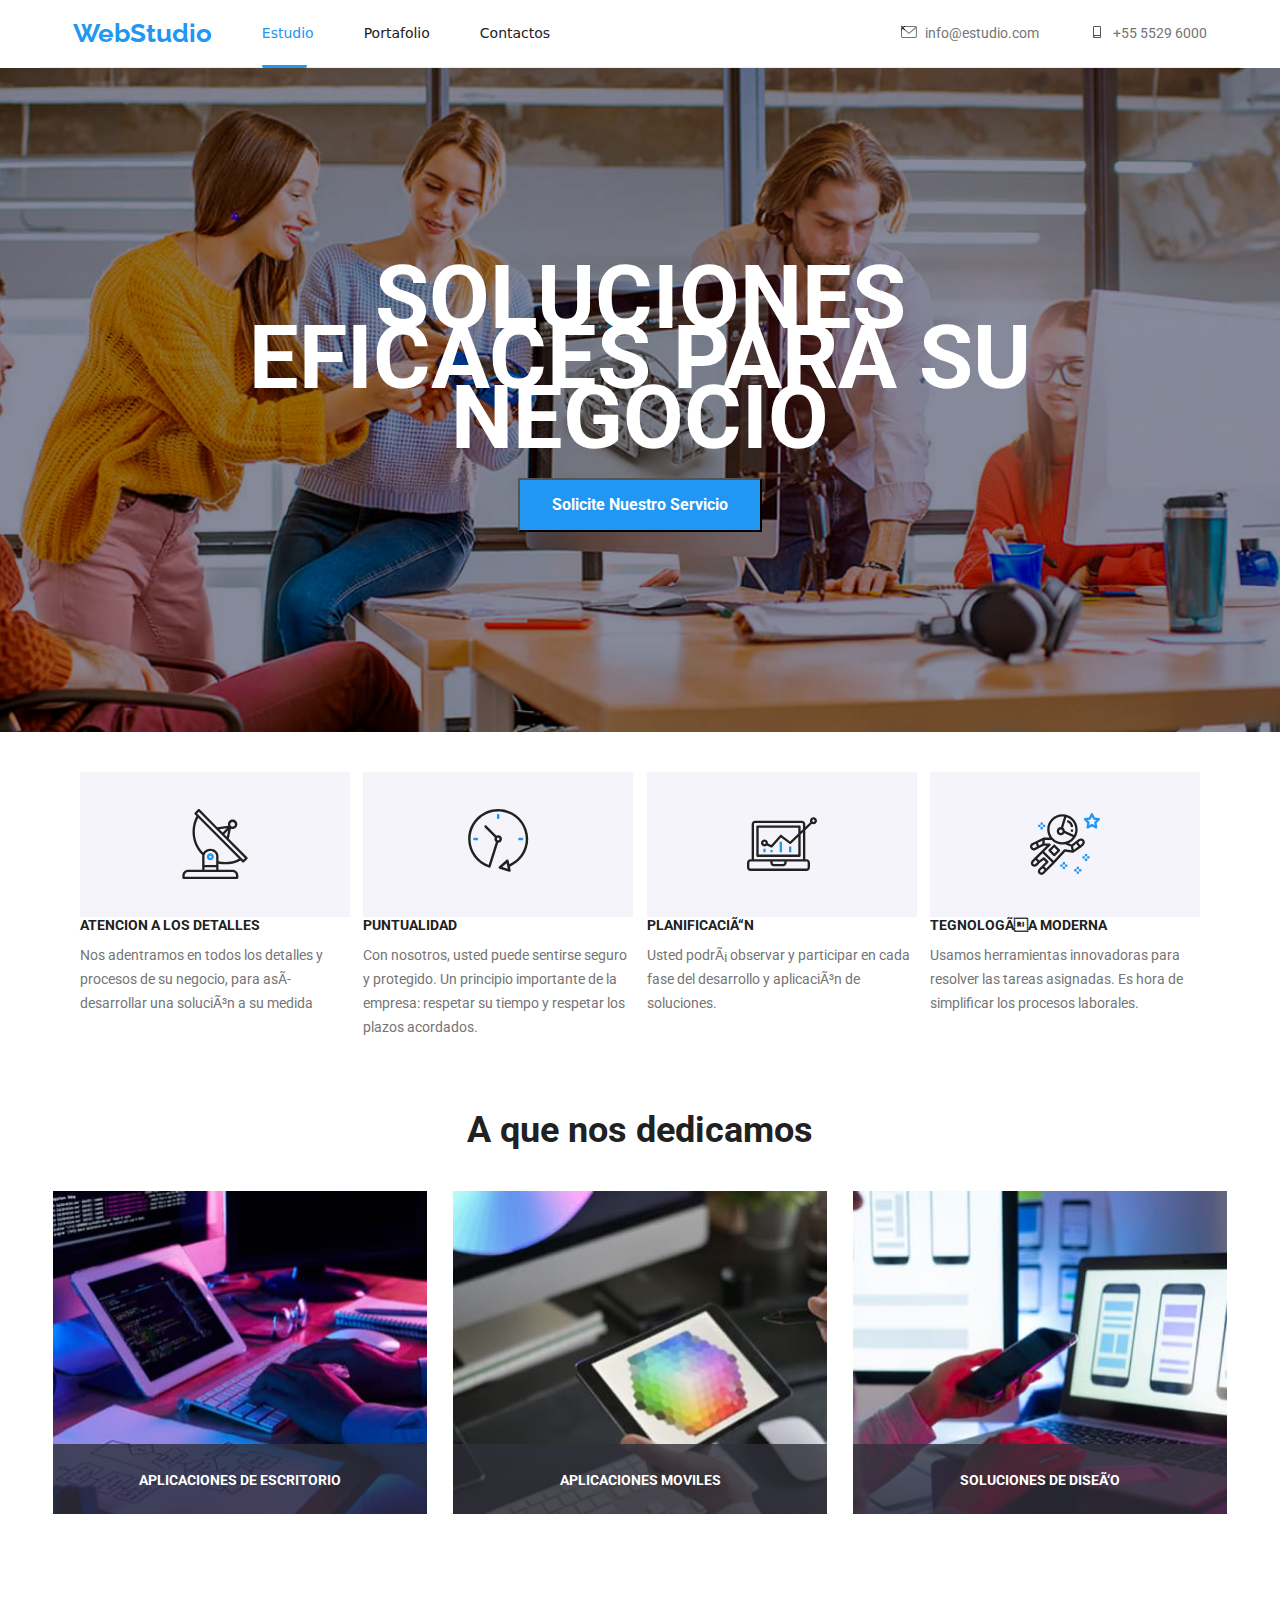
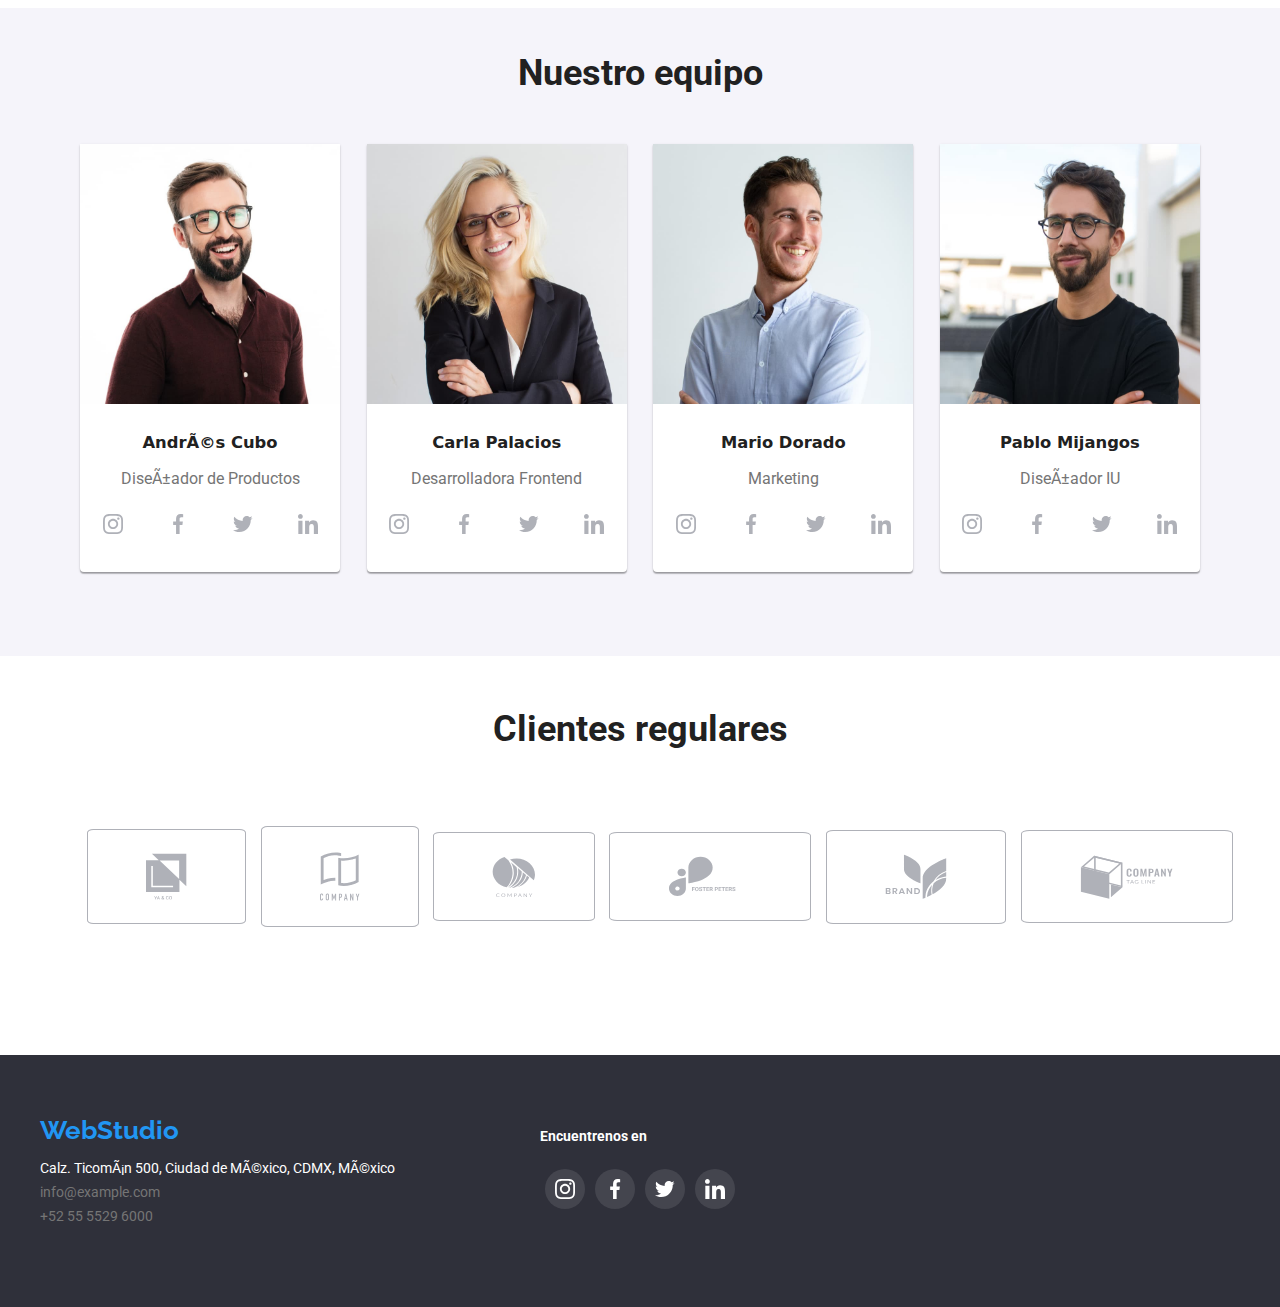
<file: index.html>
<!DOCTYPE html>
<html lang="en">
  <head>
    <meta charset="UTF -8" />
    <meta http-equiv="X-UA-Compatible" content="IE=edge">
    <meta name="viewport" content="width=device-widht,initial-scale=1.0" />
    <link rel="preconnect" href="https://fonts.googleapis.com">
<link rel="preconnect" href="https://fonts.gstatic.com" crossorigin>
<link href="https://fonts.googleapis.com/css2?family=Raleway:wght@700&display=swap" rel="stylesheet">
<link rel="preconnect" href="https://fonts.googleapis.com">
<link rel="preconnect" href="https://fonts.gstatic.com" crossorigin>
<link href="https://fonts.googleapis.com/css2?family=Raleway:wght@700&family=Roboto:wght@400;500;700;900&display=swap" rel="stylesheet">
<link rel="stylesheet" href="./css/styles.css" />
<link
    rel="stylesheet"
    href="https://cdnjs.cloudflare.com/ajax/libs/modern-normalize/1.0.0/modern-normalize.min.css"
  />
    <title>WebStudio</title>
  </head>
  <body>
    <div class="backdrop is-hidden" data-modal>
      <div class="modal">
        <p></p>
        <button class="button-close" data-modal-close><svg width="11px" height="11px"><use href="./images/icons.svg#icon-close"></use></svg></button>
      </div>
    </div>
    <div>
    <header>
      <div class="section-header container">
        <nav class="menu-main-list">
          <a class="sub-menu logo" href="http://127.0.0.1:5500/index.html">WebStudio</a>
          <ul class="menu list">
            <li class="sub-menu current"><a class="header-link-selected" href="http://127.0.0.1:5500/index.html#"><p>Estudio</p></a><div class="current-son"></div></a></li>
            <li class="sub-menu"><a href="./portafolio.html">Portafolio</a></li>
            <li class="sub-menu">Contactos</li>
          </ul>
        </nav>
        <ul class="menu list">        
          <li class="sub-menu menu-contact"><svg class="contacts-start icon-contacts" width="16" height="12"><use href="./images/icons.svg#icon-sobre1"></use></svg><a class="contacts-start" href="mailto:info@estudio.com">info@estudio.com</a></li>
          <li class="sub-menu menu-contact"><svg class="icon-contacts" width="16" height="12"><use href="./images/icons.svg#icon-telfono-inteligente"></use></svg><a class="contacts-start" href="tel:+55 5529 6000">+55 5529 6000</a></li>
        </ul>
      </div>
    </header>
    <main>
        <section class="section-title-main">
          <h1 class="title-main">SOLUCIONES EFICACES PARA SU NEGOCIO</h1>
          <button data-modal-open class="button-main" >Solicite Nuestro Servicio</button>
        </section>
        <section>
          <ul class="container section-paragraphs-main list">
            <li class="paragraphs-main">
              <div class="icons-main">
                <svg  width="70px" height="70px">
                  <use href="./images/icons.svg#icon-antena">
                  </use>
                </svg>
              </div>
              <h3>ATENCION A LOS DETALLES</h3>
              <p>
                Nos adentramos en todos los detalles y procesos de su negocio,
                para así desarrollar una solución a su medida
              </p>
            </li>
            <li class="paragraphs-main">
              <div class="icons-main">
                <svg  width="70px" height="70px">
                  <use href="./images/icons.svg#icon-reloj">
                  </use>
                </svg>
              </div>
              <h3>PUNTUALIDAD</h3>
              <p>
                Con nosotros, usted puede sentirse seguro y protegido. Un
                principio importante de la empresa: respetar su tiempo y
                respetar los plazos acordados.
              </p>
            </li>
            <li class="paragraphs-main">
              <div class="icons-main">
                <svg  width="70px" height="70px">
                  <use href="./images/icons.svg#icon-diagrama">
                  </use>
                </svg>
              </div>
              <h3>PLANIFICACIÓN</h3>
              <p>
                Usted podrá observar y participar en cada
                fase del desarrollo y aplicación de soluciones.
              </p>
            </li>
            <li class="paragraphs-main">
              <div class="icons-main">
                <svg  width="70px" height="70px">
                  <use href="./images/icons.svg#icon-astronauta">
                  </use>
                </svg>
              </div>
              </svg>
              <h3>TEGNOLOGÍA MODERNA</h3>
              <p>
                Usamos herramientas innovadoras para resolver las tareas
                asignadas. Es hora de simplificar los procesos laborales.
              </p>
            </li>
          </ul>
        </section>
      </div>
      <section class="section-definition container">
        <h2 class="title-secundary">A que nos dedicamos</h2>
        <div class="container">
          <ul class="section-definition-list list">
            <li class="img-definition">
              <img
                src="./images/tabletaconcodigo.jpg"
                alt="imagen de tableta del menu"
                width="373.16px"
                height="auto"
              />
              <div class="background-definition">
                <p class="background-title">APLICACIONES DE ESCRITORIO</p>
              </div>
            </li>
            <li class="img-definition">
              <img
                src="./images/tabletconhexagono.jpg"
                alt="imagen de tableta con hexagono del menu"
                width="373.16px"
                height="auto"
              />
              <div class="background-definition">
                <p class="background-title">APLICACIONES MOVILES</p>
              </div>
            </li>
            <li class="img-definition">
              <img
                src="./images/pcycelular.jpg"
                alt="imagen de pc y celular del menu"
                width="373.16px"
                height="auto"
              />
              <div class="background-definition">
                <p class="background-title">SOLUCIONES DE DISEÑO</p>
              </div>
            </li>
          </ul>
        </div>
      </section>
      <section class="section-team-background">
        <div class="container section-team">
          <h2 class="title-team">Nuestro equipo</h2>
          <ul class="section-team-list list">
            <li class="img-team">
              <img
                src="./images/hombregafasbarbacamisa.jpg"
                alt="hombre gafas barba camisa parte del equipo"
                width="260px"
                height="auto"
              />
              <h3>Andrés Cubo</h3>
              <p>Diseñador de Productos</p>
              <ul class="icon-section">
                <li class="icon-social">
                  <svg width="20px" height="20px">
                    <use href="./images/icons.svg#icon-instagram"></use>
                  </svg>
                </li>
                <li class="icon-social">
                  <svg width="20px" height="20px">
                    <use href="./images/icons.svg#icon-facebook"></use>
                  </svg>
                </li>
                <li class="icon-social">
                  <svg width="20px" height="20px">
                    <use href="./images/icons.svg#icon-twitter"></use>
                  </svg>
                </li>
                <li class="icon-social">
                  <svg width="20px" height="20px">
                    <use href="./images/icons.svg#icon-linkedin"></use>
                  </svg>
                </li>
              </ul>
            </li>
            <li class="img-team">
              <img
                src="./images/mujerrubiagafas.jpg"
                alt="mujer que hace parte del equipo"
                width="260px"
                height="auto"
              />
              <h3>Carla Palacios</h3>
              <p>Desarrolladora Frontend</p>
              <ul class="icon-section">
                <li class="icon-social">
                  <svg width="20px" height="20px">
                    <use href="./images/icons.svg#icon-instagram"></use>
                  </svg>
                </li>
                <li class="icon-social">
                  <svg width="20px" height="20px">
                    <use href="./images/icons.svg#icon-facebook"></use>
                  </svg>
                </li>
                <li class="icon-social">
                  <svg width="20px" height="20px">
                    <use href="./images/icons.svg#icon-twitter"></use>
                  </svg>
                </li>
                <li class="icon-social">
                  <svg width="20px" height="20px">
                    <use href="./images/icons.svg#icon-linkedin"></use>
                  </svg>
                </li>
              </ul>
            </li>  
            <li class="img-team">
              <img
                src="./images/hombrecamisa.jpg"
                alt="hombrecamisapartedelequippo"
                width="260px"
                height="auto"
              />
              <h3>Mario Dorado</h3>
              <p>Marketing</p>
              <ul class="icon-section">
                <li class="icon-social">
                  <svg width="20px" height="20px">
                    <use href="./images/icons.svg#icon-instagram"></use>
                  </svg>
                </li>
                <li class="icon-social">
                  <svg width="20px" height="20px">
                    <use href="./images/icons.svg#icon-facebook"></use>
                  </svg>
                </li>
                <li class="icon-social">
                  <svg width="20px" height="20px">
                    <use href="./images/icons.svg#icon-twitter"></use>
                  </svg>
                </li>
                <li class="icon-social">
                  <svg width="20px" height="20px">
                    <use href="./images/icons.svg#icon-linkedin"></use>
                  </svg>
                </li>
              </ul>
            </li>
            <li class="img-team">
              <img
                src="./images/hombregafascamisetanegra.jpg"
                alt="hombre camiseta parte del equipo"
                width="260px"
                height="auto"
              />
              <h3>Pablo Mijangos</h3>
              <p>Diseñador IU</p>
              <ul class="icon-section">
                <li class="icon-social">
                  <svg width="20px" height="20px">
                    <use href="./images/icons.svg#icon-instagram"></use>
                  </svg>
                </li>
                <li class="icon-social">
                  <svg width="20px" height="20px">
                    <use href="./images/icons.svg#icon-facebook"></use>
                  </svg>
                </li>
                <li class="icon-social">
                  <svg width="20px" height="20px">
                    <use href="./images/icons.svg#icon-twitter"></use>
                  </svg>
                </li>
                <li class="icon-social">
                  <svg width="20px" height="20px">
                    <use href="./images/icons.svg#icon-linkedin"></use>
                  </svg>
                </li>
              </ul>
            </li>
          </ul>
        </div>
      </section>
      <section class="clientes">
        <h3>Clientes regulares</h3>
        <ul class="container icon-clientes">
          <li class="icons-clientes">
            <svg width="41px" height="46.6px">
              <use href="./images/icons.svg#icon-marco-dividido"></use>
            </svg>
          </li>
          <li class="icons-clientes">
            <svg width="40px" height="52px">
              <use href="./images/icons.svg#icon-libro-compant"></use>
            </svg>
          </li>
          <li class="icons-clientes">
            <svg width="43.46px" height="41.18px">
              <use href="./images/icons.svg#icon-fruta-compant"></use>
            </svg>
          </li>
          <li class="icons-clientes foster">
            <svg width="84.44px" height="40.62px">
              <use href="./images/icons.svg#icon-foster-peters"></use>
            </svg>
          </li>
          <li class="icons-clientes">
            <svg width="62.54px" height="45.43px">
              <use href="./images/icons.svg#icon-libro-abierto"></use>
            </svg>
          </li>
          <li class="icons-clientes">
            <svg width="93.79px" height="43.93px">
              <use href="./images/icons.svg#icon-cubo"></use>
            </svg>
          </li>
        </ul>
      </section>
    </main>
    <footer class="section-footer">
      <div class="container footer-container">
        <a href="http://127.0.0.1:5500/index.html"> WebStudio</a>
        <address>
          Calz. Ticomán 500, Ciudad de México, CDMX, México
        <ul class="nav_contact list">
          <li><a class="mail-footer" href="mailto:info@example.com">info@example.com</a></li>
          <li><a class="tel-footer" href="tel:+52 55 5529 6000">+52 55 5529 6000</a></li>
        </address>
        </ul>
      </div>
        <section class="footer-social">
          <h3 class="title-social">Encuentrenos en</h3>
          <ul class="social-footer">
            <li class="icon-social-footer">
              <svg width="20px" height="20px">
                <use href="./images/icons.svg#icon-instagram"></use>
              </svg>
            </li>
            <li class="icon-social-footer">
              <svg width="20px" height="20px">
                <use href="./images/icons.svg#icon-facebook"></use>
              </svg>
            </li>
            <li class="icon-social-footer">
              <svg width="20px" height="20px">
                <use href="./images/icons.svg#icon-twitter"></use>
              </svg>
            </li>
            <li class="icon-social-footer">
              <svg width="20px" height="20px">
                <use href="./images/icons.svg#icon-linkedin"></use>
              </svg>
            </li>
          </ul>
        </section>
    </footer>
    <script src="./js/modal.js"></script>
  </body>
</html>
</file>
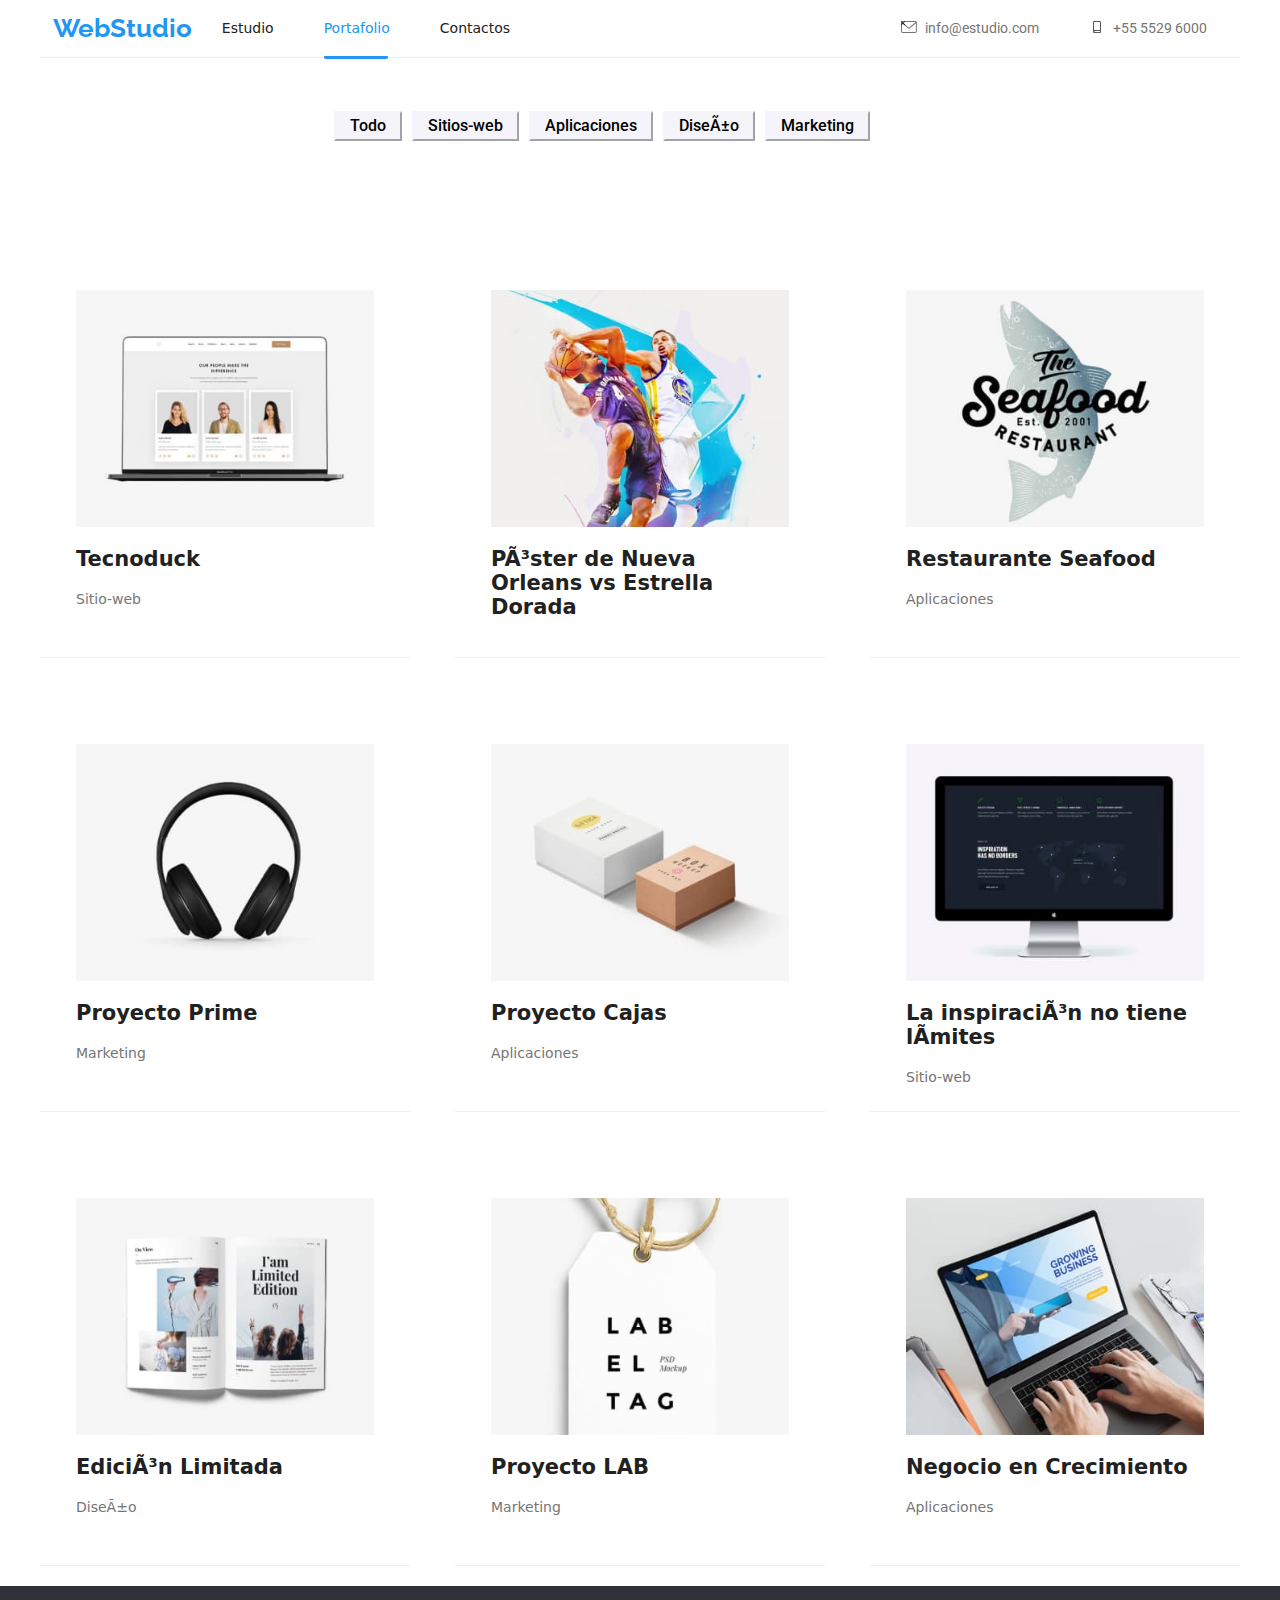
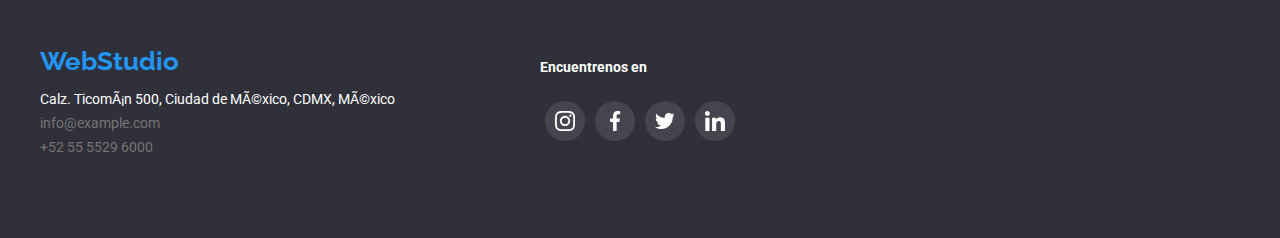
<file: portafolio.html>
<!DOCTYPE html>
<html lang="en">
  <head>
    <meta charset="UTF -8" />
    <meta http-equiv="X-UA-Compatible" content="IE=edge">
    <meta name="viewport" content="width=device-widht,initial-scale=1.0" />
    <link rel="stylesheet" href="./css/styles.css" />
    <link rel="preconnect" href="https://fonts.googleapis.com">
<link rel="preconnect" href="https://fonts.gstatic.com" crossorigin>
<link href="https://fonts.googleapis.com/css2?family=Raleway:wght@700&display=swap" rel="stylesheet">
<link rel="preconnect" href="https://fonts.googleapis.com">
<link rel="preconnect" href="https://fonts.gstatic.com" crossorigin>
<link href="https://fonts.googleapis.com/css2?family=Raleway:wght@700&family=Roboto:wght@400;500;700;900&display=swap" rel="stylesheet">
<link rel="stylesheet" href="./css/styles.css" />
<link
    rel="stylesheet"
    href="https://cdnjs.cloudflare.com/ajax/libs/modern-normalize/1.0.0/modern-normalize.min.css"
  />
    <title>WebStudio</title>
  </head>
  <body>
    <header>
      <div class="container section-header">
        <nav class="menu-main-list">
          <a class="logo" href="http://127.0.0.1:5500/index.html">WebStudio</a>
          <ul class="menu list">
            <li class="sub-menu"><a href="http://127.0.0.1:5500/index.html#">Estudio</a></li>
            <li class="sub-menu current-portafolio"><a class="header-link-briefcase" href="./portafolio.html"><p>Portafolio</p></a><div class="current-portafolio-son"></div></a></li>
            <li class="sub-menu">Contactos</li>
          </ul>
        </nav>
        <ul class="menu list">        
          <li class="sub-menu menu-contact"><svg class="contacts-start icon-contacts" width="16" height="12"><use href="./images/icons.svg#icon-sobre1"></use></svg><a class="contacts-start" href="mailto:info@estudio.com">info@estudio.com</a></li>
          <li class="sub-menu menu-contact"><svg class="icon-contacts" width="16" height="12"><use href="./images/icons.svg#icon-telfono-inteligente"></use></svg><a class="contacts-start" href="tel:+55 5529 6000">+55 5529 6000</a></li>
        </ul>
      </div>
    </header>
    <main>
      <section class="section-buttons-main">
        <ul class="container list-buttons-main list">
          <li><input  class="buttons-main" type="button" value="Todo" /></li>
          <li><input  class="buttons-main" type="button" value="Sitios-web" /></li>
          <li><input  class="buttons-main" type="button" value="Aplicaciones" /></li>
          <li><input  class="buttons-main" type="button" value="Diseño" /></li>
          <li><input  class="buttons-main" type="button" value="Marketing" /></li>
        </ul>
      </section>
      <section class="section-cards">
          <ul class="container cards-portafolio list">
            <li class="background-relative img-card-first img-card">
            <div>
              <img class="" src="./images/computer.jpg" 
              alt="un computador"
              width="300px"
              height="294px"
              >
              <h2>Tecnoduck</h2>
              <p class="paragraphs-cards">Sitio-web</p>
              <p class="background-cards-portafolio paragraphs-cards-portafolio">Tecnoduck es una plataforma de distribución de coronavirus de última generación. Las compañías usan esta plataforma para el espionaje digital y los ataques a los servidores seguros de la competencia.</p>
            </div>
            </li>
            <li class="background-relative img-card-first img-card">
              <div>
                <img src="./images/bascketball.jpg" 
                alt="dos hombres jugando balonvesto"
                width="300px"
                height="294px"> 
                <h2>Póster de Nueva Orleans vs Estrella Dorada</h2>
                <p class="background-cards-portafolio paragraphs-cards-portafolio">Tecnoduck es una plataforma de distribución de coronavirus de última generación. Las compañías usan esta plataforma para el espionaje digital y los ataques a los servidores seguros de la competencia.</p>
              </div>
                </li>
            <li class="background-relative img-card-first img-card">
              <div>
                <img src="./images/fish-restaurant.jpg" 
                alt="logo de restaurante de pescado"
                width="300px"
                height="294px">
                <h2>Restaurante Seafood</h2>
                <p class="paragraphs-cards">Aplicaciones</p>
                <p class="background-cards-portafolio paragraphs-cards-portafolio">Tecnoduck es una plataforma de distribución de coronavirus de última generación. Las compañías usan esta plataforma para el espionaje digital y los ataques a los servidores seguros de la competencia.</p>
              </div>
            </li>
            <li class="background-relative img-card img-card-first">
              <div>
                <img src="./images/earphones.jpg" 
                alt="auriculares"
                width="300px"
                height="294px">
                <h2>Proyecto Prime</h2>
                <p class="paragraphs-cards">Marketing</p>
                <p class="background-cards-portafolio paragraphs-cards-portafolio">Tecnoduck es una plataforma de distribución de coronavirus de última generación. Las compañías usan esta plataforma para el espionaje digital y los ataques a los servidores seguros de la competencia.</p>
              </div>
            </li>
            <li class="background-relative img-card img-card-first">
              <div>
                <img src="./images/boxes.jpg" alt="cajas"
                width="300px"
                height="294px">
                <h2>Proyecto Cajas</h2>
                <p class="paragraphs-cards">Aplicaciones</p>
                <p class="background-cards-portafolio paragraphs-cards-portafolio">Tecnoduck es una plataforma de distribución de coronavirus de última generación. Las compañías usan esta plataforma para el espionaje digital y los ataques a los servidores seguros de la competencia.</p>
              </div>
            </li>
            <li class="background-relative img-card img-card-first">
              <div>
                <img src="./images/computer-based.jpg" 
                alt="computador con base"
                width="300px"
                height="294px">
                <h2>La inspiración no tiene límites</h2>
                <p class="paragraphs-cards">Sitio-web</p>
                <p class="background-cards-portafolio paragraphs-cards-portafolio">Tecnoduck es una plataforma de distribución de coronavirus de última generación. Las compañías usan esta plataforma para el espionaje digital y los ataques a los servidores seguros de la competencia.</p>
              </div>
            </li>
            <li class="background-relative img-card img-card-first">
              <div>
                <img src="./images/magazine.jpg" 
                alt="revista"
                width="300px"
                height="294px">
                <h2>Edición Limitada</h2>
                <p class="paragraphs-cards">Diseño</p>
                <p class="background-cards-portafolio paragraphs-cards-portafolio">Tecnoduck es una plataforma de distribución de coronavirus de última generación. Las compañías usan esta plataforma para el espionaje digital y los ataques a los servidores seguros de la competencia.</p>
              </div>
            </li>
            <li class="background-relative img-card img-card-first">
              <div>
              <img src="./images/label.jpg" 
              alt="etiqueta"
              width="300px"
              height="294px">
              <h2>Proyecto LAB</h2>
              <p class="paragraphs-cards">Marketing</p>
              <p class="background-cards-portafolio paragraphs-cards-portafolio">Tecnoduck es una plataforma de distribución de coronavirus de última generación. Las compañías usan esta plataforma para el espionaje digital y los ataques a los servidores seguros de la competencia.</p>
              </div>
            </li>
            <li class="background-relative img-card img-card-first">
              <div>
                <img src="./images/computer-in-use.jpg" 
                alt="computador en uso"
                width="300px"
                height="294px">
                <h2>Negocio en Crecimiento</h2>
                <p class="paragraphs-cards">Aplicaciones</p>
                <p class="background-cards-portafolio paragraphs-cards-portafolio">Tecnoduck es una plataforma de distribución de coronavirus de última generación. Las compañías usan esta plataforma para el espionaje digital y los ataques a los servidores seguros de la competencia.</p>
              </div>
            </li>
          </ul>
      </section>
    </main>
    <footer class="section-footer">
      <div class="container footer-container">
        <a href="http://127.0.0.1:5500/index.html"> WebStudio</a>
        <address>
          Calz. Ticomán 500, Ciudad de México, CDMX, México
        <ul class="nav_contact list">
          <li><a class="mail-footer" href="mailto:info@example.com">info@example.com</a></li>
          <li><a class="tel-footer" href="tel:+52 55 5529 6000">+52 55 5529 6000</a></li>
        </address>
        </ul>
      </div>
        <section class="footer-social">
          <h3 class="title-social">Encuentrenos en</h3>
          <ul class="social-footer">
            <li class="icon-social-footer">
              <svg width="20px" height="20px">
                <use href="./images/icons.svg#icon-instagram"></use>
              </svg>
            </li>
            <li class="icon-social-footer">
              <svg width="20px" height="20px">
                <use href="./images/icons.svg#icon-facebook"></use>
              </svg>
            </li>
            <li class="icon-social-footer">
              <svg width="20px" height="20px">
                <use href="./images/icons.svg#icon-twitter"></use>
              </svg>
            </li>
            <li class="icon-social-footer">
              <svg width="20px" height="20px">
                <use href="./images/icons.svg#icon-linkedin"></use>
              </svg>
            </li>
          </ul>
        </section>
    </footer>
  </body>
</html>
</file>
<file: css/styles.css>
:root {
  --primary-text-color: #212121;
  --secondary-text-color: #757575;
  --accent-color: #2196f3;
  --primary-background-color: #ffffff;
  --secondary-background-color: #2f303a;
  --cubic-bezier: (0.4, 0, 0.2, 1);
}
svg {
  fill: currentColor;
}
body {
  font-family: 'Roboto';
  font-size: 14px;
  color: var(--primary-text-color);
  background-color: var(--primary-background-color);
  font-family: 'Roboto', sans-serif;
}
h1,
h2,
h3,
h4,
h5,
h6,
p,
ul {
  margin: 0;
}
html {
  box-sizing: border-box;
}
*,
*::before,
*::after {
  box-sizing: inherit;
}
img {
  display: block;
  max-width: 100%;
  height: auto;
}
address {
  font-style: normal;
}
.link {
  text-decoration: none;
  color: inherit;
}
.list {
  list-style: none;
  padding: 0;
  margin: 0;
}
.header-link-selected {
  color: #2196f3;
  width: 145px;
  height: 35px;
}
.header-link-briefcase {
  color: #2196f3;
  width: 145px;
  height: 35px;
}
.sub-menu:hover {
  color: #2196f3;
  cursor: pointer;
  transition-property: color;
  transition: ease-in;
  transition-duration: 250ms;
  transition-timing-function: var(--cubic-bezier);
}
.current {
  position: relative;
}
.current-son {
  width: 45.53px;
  height: 4px;
  border-bottom: 3px solid #2196f3;
  position: absolute;
  top: 44px;
  border-radius: 2px;
}
.current-portafolio {
  position: relative;
}
.current-portafolio-son {
  width: 64px;
  height: 4px;
  border-bottom: 3px solid #2196f3;
  position: absolute;
  top: 40px;
  border-radius: 2px;
}
a {
  color: currentColor;
  text-decoration: none;
}
.contacts-start {
  color: #757575;
  font-family: 'roboto';
  font-style: normal;
  font-weight: 500px;
  font-size: 14px;
  line-height: 16.41px;
}
.contacts-start:hover {
  color: #2196f3;
  transition-property: color;
  transition: ease-in;
  transition-duration: 250ms;
  transition-timing-function: var(--cubic-bezier);
}
.icon-contacts:hover {
  color: #2196f3;
  cursor: pointer;
  transition-property: color;
  transition: ease-in;
  transition-duration: 250ms;
  transition-timing-function: var(--cubic-bezier);
}
.logo {
  color: #2196f3;
  font-family: 'Raleway';
  font-style: normal;
  font-weight: 700;
}
.section-title-main {
  color: #ffffff;
  font-family: 'roboto';
  font-weight: 900;
  font-size: 44px;
  line-height: 60px;
  background-color: #212121;
  text-align: center;
}
.section-title-main {
  background-image: url('../images/imagenpricipal.jpg');
  background-size: cover;
  background-repeat: no-repeat;
  background-position: center;
}
.button-main {
  color: #ffffff;
  background-color: #2196f3;
  font-family: 'roboto';
  font-style: normal;
  font-weight: 700;
  font-size: 16px;
  line-height: 30px;
  text-align: center;
}
.button-main:hover {
  color: #ffffff;
  background-color: #2196f3;
  cursor: pointer;
}
.backdrop {
  background-color: rgba(0, 0, 0, 0.2);
  position: fixed;
  width: 100%;
  height: 100%;
  visibility: visible;
  transition: ease-in;
  transition-duration: 250ms;
  transition-timing-function: var(--cubic-bezier);
}
.backdrop.is-hidden {
  visibility: hidden;
  opacity: 0;
  pointer-events: none;
}
.modal {
  width: 348px;
  height: 400px;
  top: 20%;
  left: 38%;
  position: absolute;
  background-color: #ffffff;
  box-shadow: 1px 3px rgba(0, 0, 0, 0.12), 0px 1px 1px rgba(0, 0, 0, 0.14),
    0px 2px 1px rgba(0, 0, 0, 0.2);
  border-radius: 4px;
  transition: ease-in;
  transition-duration: 250ms;
  transition-timing-function: var(--cubic-bezier);
}
.button-close {
  position: absolute;
  left: 320px;
  cursor: pointer;
  transition: ease-in;
  transition-duration: 250ms;
  transition-timing-function: var(--cubic-bezier);
}
.list-buttons-main {
  text-align: center;
}
.buttons-main {
  font-family: 'roboto';
  font-weight: 500;
  font-size: 16px;
  text-align: center;
  text-decoration: none;
  background-color: #f5f4fa;
  border-color: #f5f4fa;
  padding-left: 14px;
  padding-top: 4px;
  padding-bottom: 4px;
  padding-right: 14px;
}
.buttons-main:hover {
  color: var(--primary-background-color);
  background-color: #2196f3;
  text-align: center;
  cursor: pointer;
  transition-property: color;
  transition: ease-in;
  transition-duration: 250ms;
  transition-timing-function: var(--cubic-bezier);
}
.section-paragraphs-main h3 {
  color: #212121;
  font-family: 'roboto';
  font-style: normal;
  font-weight: 700;
  font-size: 14px;
  line-height: 16px;
}
.section-paragraphs-main p {
  color: #757575;
  font-family: 'roboto';
  font-style: normal;
  font-weight: 400;
  font-size: 14px;
  line-height: 24px;
}
.title-secundary {
  color: #212121;
  font-family: 'roboto';
  font-style: normal;
  font-weight: 700;
  font-size: 36px;
  line-height: 42px;
  text-align: center;
  justify-content: center;
  padding: 30px;
}
.title-team {
  color: #212121;
  font-family: 'roboto';
  font-style: normal;
  font-weight: 700;
  font-size: 36px;
  line-height: 42px;
  text-align: center;
}
.section-team p {
  color: #757575;
  font-family: 'roboto';
  font-style: normal;
  font-weight: 400;
  font-size: 16px;
  line-height: 19px;
}
.paragraphs-portafolio p {
  color: #757575;
  font-family: 'roboto';
  font-style: normal;
  font-weight: 400;
  font-size: 16px;
  line-height: 30px;
}
footer {
  background-color: #2f303a;
}
a[href="http://127.0.0.1:5500/index.html"]
{
  color: #2196f3;
  font-family: 'Raleway';
  font-style: normal;
  font-weight: 700;
  font-size: 26px;
  line-height: 31px;
}
address {
  color: #ffffff;
  font-family: 'roboto';
  font-style: normal;
  font-weight: 400;
  font-size: 14px;
  line-height: 24px;
}
.mail-footer {
  color: #757575;
  font-family: 'roboto';
  font-style: normal;
  font-weight: 400;
  font-size: 14px;
  line-height: 24px;
}
.mail-footer:hover {
  color: #2196f3;
  transition-property: color;
  transition: ease-in;
  transition-duration: 250ms;
  transition-timing-function: var(--cubic-bezier);
}
.tel-footer {
  color: #757575;
  font-family: 'roboto';
  font-style: normal;
  font-weight: 400;
  font-size: 14px;
  line-height: 24px;
}
.tel-footer:hover {
  color: #2196f3;
  cursor: pointer;
  transition-property: color;
  transition: ease-in;
  transition-duration: 250ms;
  transition-timing-function: var(--cubic-bezier);
}
.icon-contacts {
  margin-right: 8px;
}
.container {
  width: 1200px;
  margin: 0 auto;
}
.section-header {
  width: 1200px;
  padding: 1%;
}
.section-header {
  display: flex;
  flex-wrap: wrap;
  gap: 10px;
  justify-content: space-between;
  align-items: center;
  border-bottom-width: 1px;
  border-bottom-style: solid;
  border-bottom-color: #ececec;
}
.menu-main-list {
  display: flex;
  flex-wrap: wrap;
  gap: 10px;
  justify-content: center;
  align-items: center;
}
.menu {
  display: flex;
  flex-wrap: wrap;
  gap: 10px;
}
.sub-menu {
  padding: 5px 20px;
}
.section-title-main {
  display: flex;
  flex-wrap: wrap;
  gap: 10px;
  flex-direction: column;
  justify-content: center;
  align-items: center;
  padding: 200px 180px;
}
.button-main {
  display: flex;
  justify-content: center;
  align-items: center;
  padding: 10px 32px;
  margin-top: 20px;
  gap: 10px;
}
.icons-main {
  display: flex;
  justify-content: center;
  align-items: center;
  padding: 14%;
  background-color: #f5f4fa;
}
.icons-main {
  color: #212121;
  cursor: pointer;
}
.icons-main svg:hover {
  color: #2196f3;
  transition-property: color;
  transition: ease-in;
  transition-duration: 250ms;
  transition-timing-function: var(--cubic-bezier);
}
.section-paragraphs-main {
  display: flex;
  flex-wrap: wrap;
  gap: 10px;
  justify-content: space-between;
  align-items: flex-start;
  padding: 40px;
}
.paragraphs-main h3 {
  margin-bottom: 10px;
}
.paragraphs-main {
  width: 270px;
  justify-content: center;
  align-items: center;
}
.section-definition {
  display: flex;
  flex-wrap: wrap;
  gap: 10px;
  justify-content: center;
  align-items: center;
  margin-bottom: 94px;
}
.section-definition-list {
  display: flex;
  justify-content: space-around;
  width: 100%;
}
.img-definition {
  width: 373.16px;
}
.section-definition-list li {
  position: relative;
}
.background-definition {
  position: absolute;
  width: 373.16px;
  height: 70px;
  background: rgba(47, 48, 58, 0.8);
  bottom: 0px;
}
.background-title {
  color: #ffffff;
  text-align: center;
  font-family: 'roboto';
  font-style: normal;
  font-weight: 700;
  font-size: 14px;
  line-height: 16.41px;
  justify-content: center;
  padding-top: 27.5px;
}
.section-team-background {
  background-color: #f5f4fa;
}
.section-team-list {
  display: flex;
  flex-wrap: wrap;
  gap: 10px;
  align-items: center;
  justify-content: space-between;
  padding: 40px;
}
.section-team {
  height: 648px;
  background-color: #f5f4fa;
  flex-direction: column;
}
.section-team {
  display: flex;
  flex-wrap: wrap;
  gap: 10px;
  justify-content: center;
}
.img-team {
  background: white;
  width: 260px;
  height: 428px;
  box-shadow: 0px 1px 3px 0px #0000001f;
  box-shadow: 0px 1px 3px rgba(0, 0, 0, 0.12), 0px 1px 1px rgba(0, 0, 0, 0.14),
    0px 2px 1px rgba(0, 0, 0, 0.2);
  border-radius: 0px 0px 4px 4px;
}
.img-team img {
  width: 270px;
  height: 260px;
}
.img-team h3 {
  align-items: center;
  text-align: center;
  padding-top: 30px;
}
.img-team p {
  align-items: center;
  text-align: center;
  padding: 16px;
}
.icon-section {
  height: 40px;
  display: flex;
  flex-wrap: nowrap;
  gap: 10px;
  align-items: center;
  flex-direction: row;
  justify-content: space-around;
  list-style: none;
  padding: 5px;
}
.icon-social {
  color: #afb1b8;
  width: 40px;
  height: 40px;
  display: flex;
  justify-content: center;
  align-items: center;
  border-radius: 50%;
  background-color: #ffffff;
  cursor: pointer;
}
.icon-social:hover {
  color: #ffffff;
  background-color: #2196f3;
  transition-property: color;
  transition: ease-in;
  transition-duration: 250ms;
  transition-timing-function: var(--cubic-bezier);
}
.section-buttons-main {
  width: 100%;
}
.list-buttons-main {
  display: flex;
  flex-wrap: wrap;
  gap: 10px;
  justify-content: center;
  align-items: end;
  padding: 4%;
  margin: 2px;
}
.section-cards {
  padding: 20px;
}
.cards-portafolio {
  display: flex;
  flex-wrap: wrap;
  gap: 10px;
  justify-content: space-between;
}
.img-card {
  width: 370px;
  height: 404px;
  background: #ffffff;
  border-bottom-width: 1px;
  border-bottom-style: solid;
  border-bottom-color: #eeeeee;
  text-align: center;
  padding: 3%;
  margin-top: 40px;
}
.background-relative {
  position: relative;
  overflow: hidden;
}
.background-relative:hover .background-cards-portafolio {
  position: absolute;
  width: 100%;
  height: 265px;
  top: 0%;
  right: 0px;
  background-color: rgba(33, 150, 243, 0.9);
  text-align: start;
  padding-top: 65px;
  padding-left: 20px;
  padding-right: 5px;
}
.background-relative:hover .background-cards-portafolio {
  animation: background-decoration;
  transition: ease-in;
  animation-duration: 250ms;
  animation-timing-function: var(--cubic-bezier);
}
@keyframes background-decoration {
  0% {
    top: 100%;
  }
  100% {
    bottom: 50%;
  }
}
.paragraphs-cards-portafolio {
  color: #ffffff;
  font-family: 'roboto';
  font-weight: 400;
  font-size: 18px;
  text-align: center;
}
.img-card-first:hover {
  cursor: pointer;
}
.background-relative:hover .background-cards-portafolio {
  top: 0;
}
.img-card h2 {
  text-align: left;
  padding-top: 20px;
}
.paragraphs-cards {
  color: #757575;
  text-align: left;
  padding-top: 20px;
}
.img-card-first:hover {
  width: 370px;
  border-bottom: 1px solid #eeeeee;
  box-shadow: 0px 1px 1px rgba(0, 0, 0, 0.12), 0px 4px 4px rgba(0, 0, 0, 0.06),
    1px 4px 6px rgba(0, 0, 0, 0.16);
  text-align: center;
  padding: 4%;
  margin-top: 40px;
  transition: ease-in;
  transition-duration: 250ms;
  transition-timing-function: var(--cubic-bezier);
}

.clientes h3 {
  color: #212121;
  font-family: 'roboto';
  font-style: normal;
  font-weight: 700;
  font-size: 36px;
  line-height: 42px;
  text-align: center;
  padding: 4%;
}
.foster {
  fill: '#afb1b8';
}
.icon-clientes {
  display: flex;
  flex-direction: row;
  justify-content: space-around;
  align-items: center;
  list-style: none;
  padding-top: 2%;
  padding-bottom: 10%;
}
.icons-clientes {
  box-sizing: border-box;
  border: 1px solid #afb1b8;
  border-radius: 4%;
}
.icons-clientes {
  color: #afb1b8;
  display: flex;
  padding: 2%;
  justify-content: center;
  align-items: center;
  cursor: pointer;
  padding-left: 5%;
  padding-right: 5%;
}
.icons-clientes:hover {
  color: #2196f3;
  background-color: #ffffff;
  border: 1px solid #2196f3;
  transition-property: color;
  transition: ease-in;
  transition-duration: 250ms;
  transition-timing-function: var(--cubic-bezier);
}
.footer-container {
  display: flex;
  flex-direction: column;
  gap: 10px;
  padding-top: 60px;
}
.section-footer {
  height: 252px;
  display: flex;
  flex-direction: column;
  align-items: center;
}
.social-footer {
  display: flex;
  flex-direction: row;
  list-style: none;
  align-items: center;
}
.footer-social {
  margin-top: -100px;
}
.title-social {
  color: #ffffff;
  font-family: 'roboto';
  font-style: normal;
  font-weight: 700px;
  font-size: 14px;
  line-height: 16.41px;
  margin-bottom: 20px;
}
.social-footer {
  display: flex;
  flex-wrap: nowrap;
  gap: 10px;
  align-items: center;
  flex-direction: row;
  justify-content: space-around;
  list-style: none;
  padding: 5px;
}
.icon-social-footer {
  color: #ffffff;
  width: 40px;
  height: 40px;
  display: flex;
  justify-content: center;
  align-items: center;
  border-radius: 50%;
  background-color: rgba(255, 255, 255, 0.1);
  cursor: pointer;
}
.icon-social-footer:hover {
  color: #ffffff;
  background-color: #2196f3;
  transition-property: color;
  transition: ease-in;
  transition-duration: 250ms;
  transition-timing-function: var(--cubic-bezier);
}
</file>
